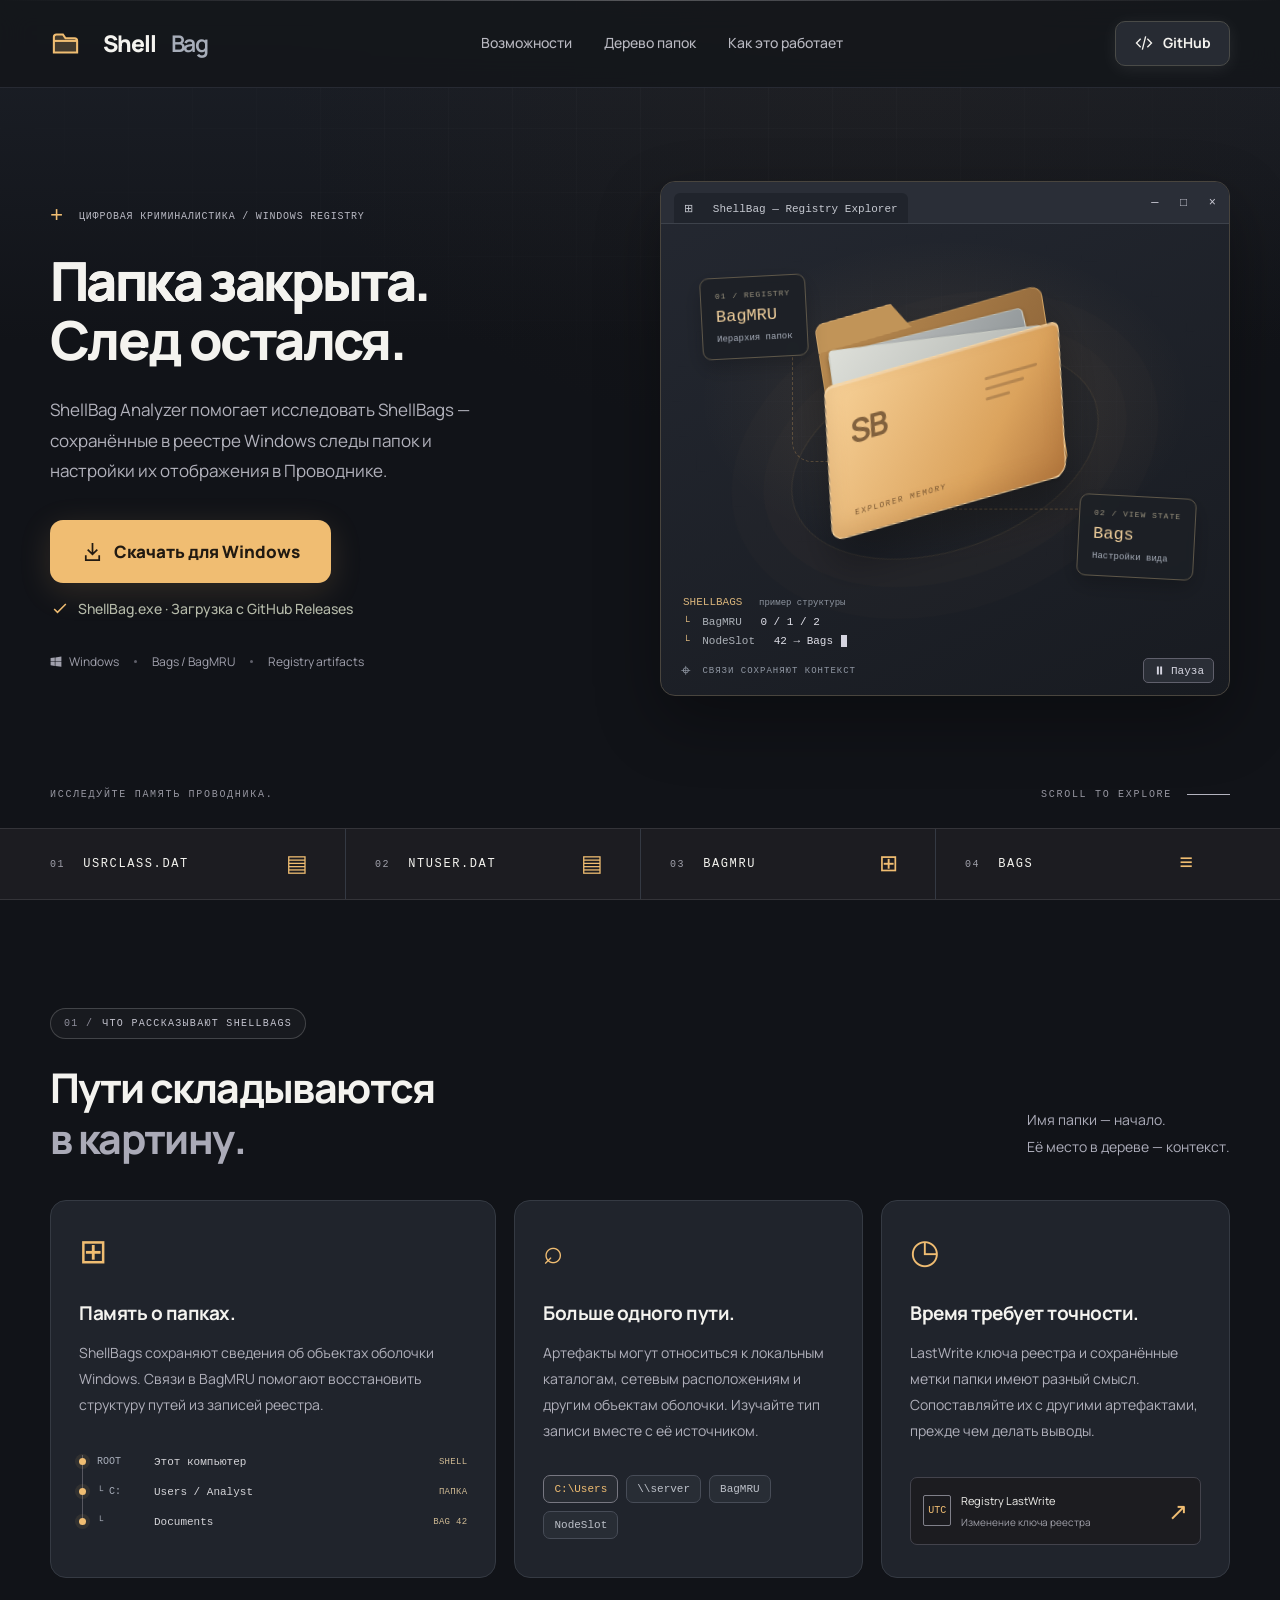
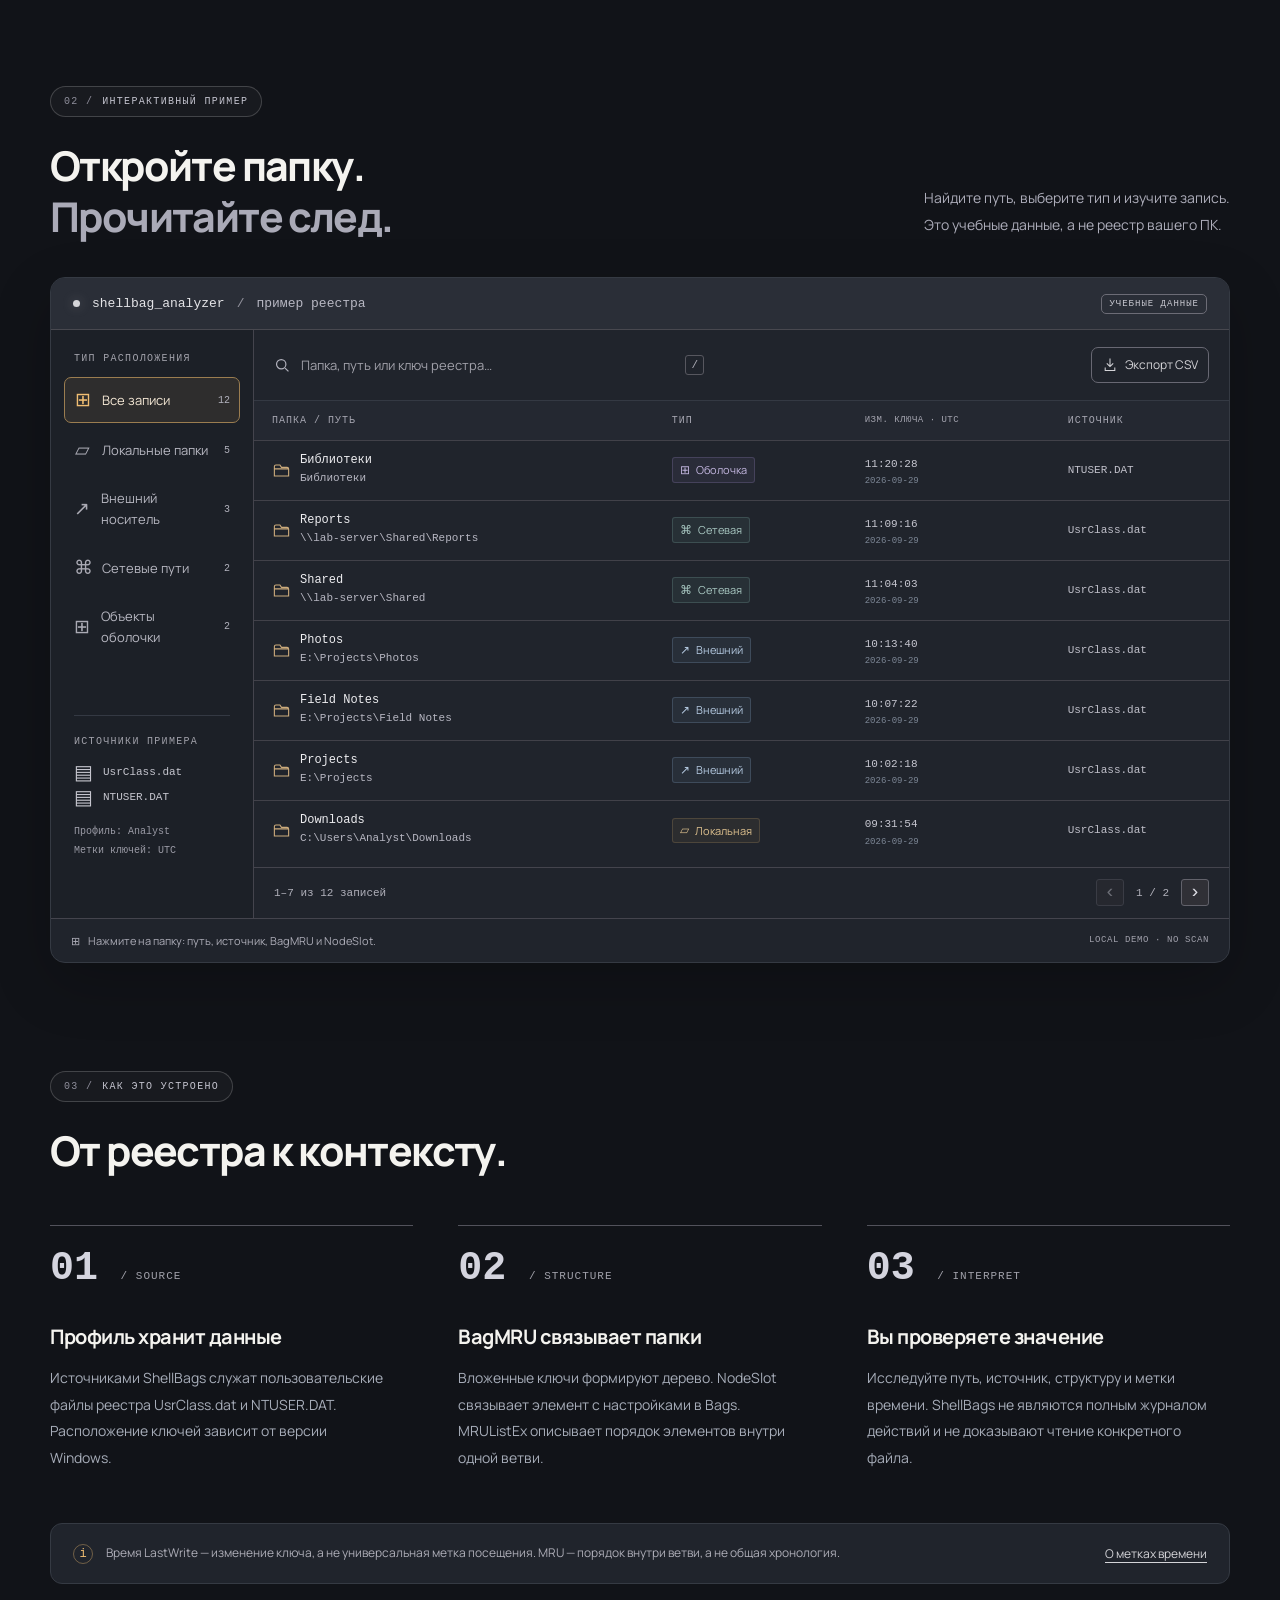
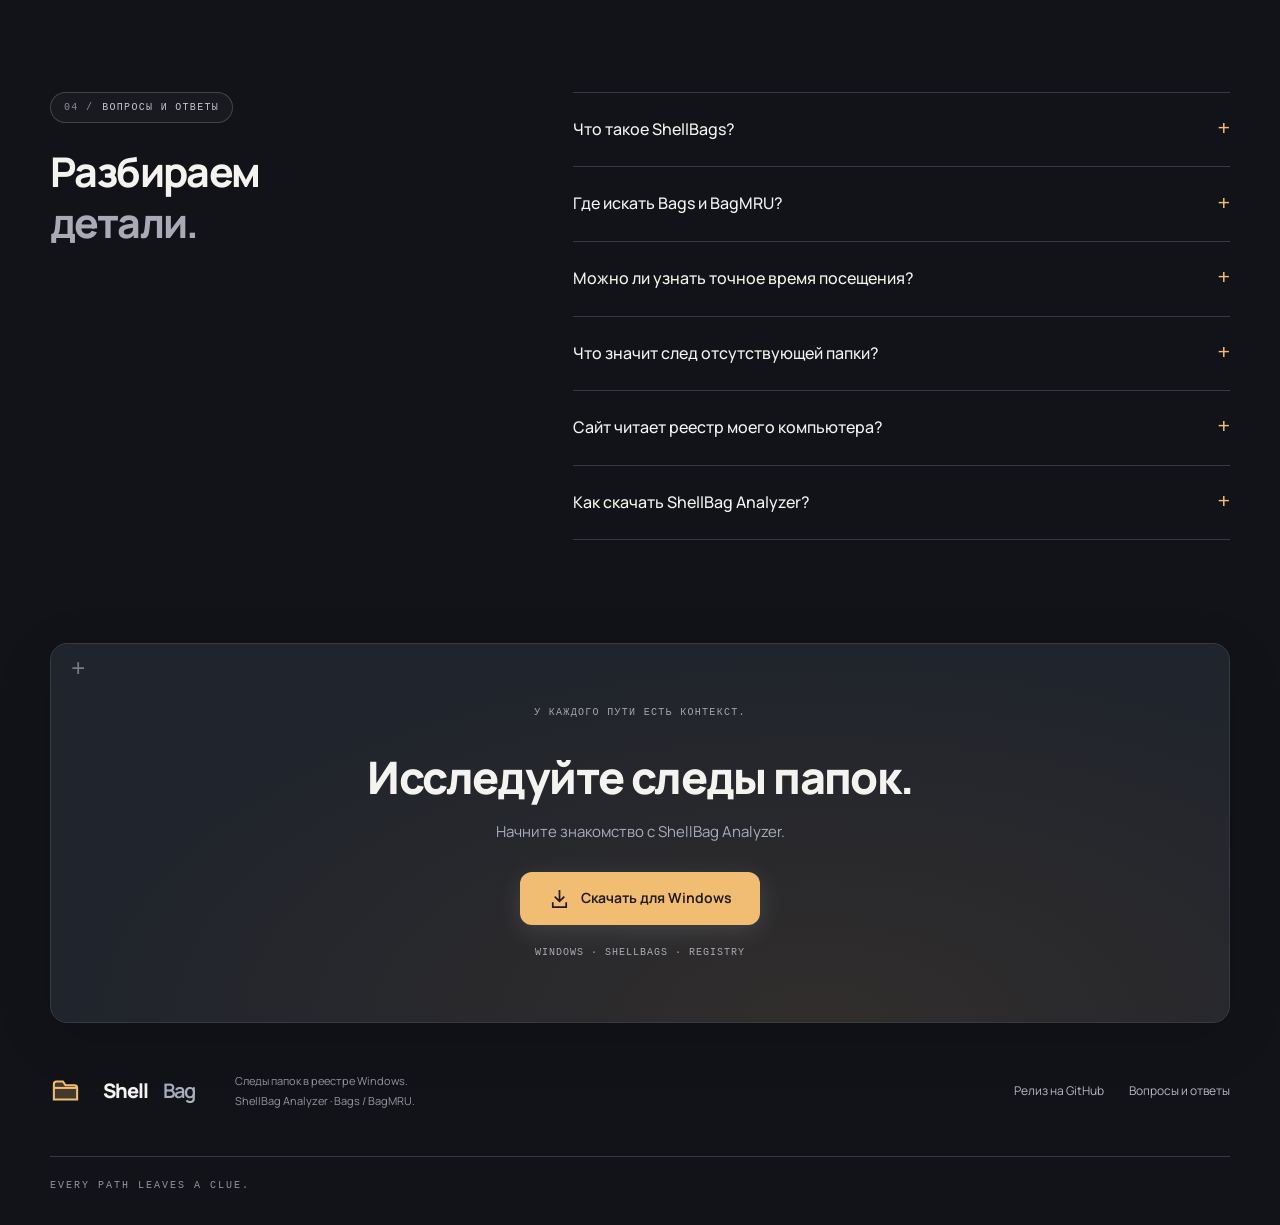
<file: index.html>
<!doctype html>
<html lang="ru">
<head>
  <meta charset="utf-8">
  <meta name="viewport" content="width=device-width, initial-scale=1">
  <meta name="theme-color" content="#14161b">
  <meta name="description" content="ShellBag Analyzer для Windows: изучите следы папок в ShellBags, ключи Bags и BagMRU, источники UsrClass.dat и NTUSER.DAT. Скачайте ShellBag.exe с GitHub.">
  <meta name="robots" content="index, follow">
  <meta name="author" content="ShellBag-analyzer">
  <link rel="canonical" href="https://shellbag-analyzer.github.io/">
  <meta property="og:type" content="website">
  <meta property="og:site_name" content="ShellBag Analyzer">
  <meta property="og:title" content="ShellBag Analyzer — скачать анализатор ShellBags для Windows">
  <meta property="og:description" content="ShellBag Analyzer для Windows: изучите следы папок в ShellBags, ключи Bags и BagMRU, источники UsrClass.dat и NTUSER.DAT. Скачайте ShellBag.exe с GitHub.">
  <meta property="og:url" content="https://shellbag-analyzer.github.io/">
  <meta property="og:image" content="https://shellbag-analyzer.github.io/og.png">
  <meta property="og:image:width" content="1200">
  <meta property="og:image:height" content="630">
  <meta property="og:image:alt" content="ShellBag Analyzer — следы папок в реестре Windows">
  <meta property="og:locale" content="ru_RU">
  <meta name="twitter:card" content="summary_large_image">
  <meta name="twitter:title" content="ShellBag Analyzer — скачать анализатор ShellBags для Windows">
  <meta name="twitter:description" content="ShellBag Analyzer для Windows: изучите следы папок в ShellBags, ключи Bags и BagMRU, источники UsrClass.dat и NTUSER.DAT. Скачайте ShellBag.exe с GitHub.">
  <meta name="twitter:image" content="https://shellbag-analyzer.github.io/og.png">
  <title>ShellBag Analyzer — скачать анализатор ShellBags для Windows</title>
  <script type="application/ld+json">{
  "@context": "https://schema.org",
  "@type": "SoftwareApplication",
  "name": "ShellBag Analyzer",
  "alternateName": "ShellBag",
  "operatingSystem": "Windows",
  "applicationCategory": "UtilitiesApplication",
  "description": "Приложение для анализа артефактов ShellBags в реестре Windows.",
  "url": "https://shellbag-analyzer.github.io/",
  "downloadUrl": "https://github.com/ShellBag-analyzer/ShellBag-analyzer.github.io/releases/download/ShellBag/ShellBag.exe",
  "installUrl": "https://github.com/ShellBag-analyzer/ShellBag-analyzer.github.io/releases/tag/ShellBag",
  "image": "https://shellbag-analyzer.github.io/og.png"
}</script>
  <link rel="icon" type="image/svg+xml" href="./favicon.svg">
  <link rel="apple-touch-icon" sizes="180x180" href="./apple-touch-icon.png">
  <link rel="manifest" href="./manifest.webmanifest">
  <link rel="stylesheet" href="./style.css">
  <link rel="stylesheet" href="./shellbag.css">
  <script src="./script.js" defer></script>
</head>
<body>
  <a class="skip" href="#main">Перейти к содержанию</a>
  <header class="header">
    <a class="brand" href="#" aria-label="ShellBag Analyzer — главная"><span class="brand-mark shell-brand" aria-hidden="true"><svg viewBox="0 0 24 24" fill="none" aria-hidden="true"><path d="M3 7a2 2 0 0 1 2-2h5l2 3h7a2 2 0 0 1 2 2v9H3z" fill="currentColor" opacity=".22"/><path d="M3 19V7a2 2 0 0 1 2-2h5l2 3h7a2 2 0 0 1 2 2v9z" stroke="currentColor" stroke-width="1.6"/><path d="M3 10h18" stroke="currentColor" stroke-width="1.6"/></svg></span>Shell<span class="brand-light">Bag</span></a>
    <nav aria-label="Главная навигация" id="main-nav"><a href="#capabilities">Возможности</a><a href="#explorer">Дерево папок</a><a href="#how-it-works">Как это работает</a></nav>
    <a class="header-link" href="https://github.com/ShellBag-analyzer/ShellBag-analyzer.github.io/releases/tag/ShellBag" target="_blank" rel="noopener noreferrer"><svg viewBox="0 0 24 24" fill="none" stroke="currentColor" stroke-width="1.6" aria-hidden="true"><path d="m8 7-5 5 5 5m8-10 5 5-5 5M14 4l-4 16"/></svg>GitHub</a>
    <button class="menu-toggle" type="button" aria-controls="main-nav" aria-expanded="false" aria-label="Открыть меню"><span></span><span></span></button>
  </header>
  <main id="main">
    <section class="hero wrap" aria-labelledby="hero-title">
      <div class="hero-copy">
        <p class="eyebrow"><span class="tiny-cross">+</span> ЦИФРОВАЯ КРИМИНАЛИСТИКА / WINDOWS REGISTRY</p>
        <h1 id="hero-title"><span>Папка закрыта.</span><br>След остался.</h1>
        <p class="hero-description">ShellBag Analyzer помогает исследовать ShellBags — сохранённые в реестре Windows следы папок и настройки их отображения в Проводнике.</p>
        <div class="hero-actions download-actions"><a class="button primary windows-download" aria-describedby="download-note" href="https://github.com/ShellBag-analyzer/ShellBag-analyzer.github.io/releases/download/ShellBag/ShellBag.exe" download="ShellBag.exe"><svg viewBox="0 0 24 24" fill="none" stroke="currentColor" stroke-width="1.8" aria-hidden="true"><path d="M12 3v12m-5-5 5 5 5-5M5 16v5h14v-5"/></svg>Скачать для Windows</a><p class="download-note" id="download-note"><svg viewBox="0 0 24 24" fill="none" stroke="currentColor" stroke-width="1.8" aria-hidden="true"><path d="m5 12 4 4L19 6"/></svg><span>ShellBag.exe · Загрузка с GitHub Releases</span></p></div>
        <div class="hero-meta"><span><svg viewBox="0 0 20 20" aria-hidden="true" fill="currentColor"><path d="M1 3.5 8 2.6v6.5H1zm8-1L19 1v8.1H9zM1 10h7v6.5l-7-.9zm8 0h10v8l-10-1.4z"/></svg>Windows</span><i></i><span>Bags / BagMRU</span><i></i><span>Registry artifacts</span></div>
      </div>
      <div class="hero-visual shell-stage" id="folder-stage" role="group" aria-label="Визуализация ShellBags: папки и связи с ветвями реестра">
        <div class="stage-grid" aria-hidden="true"></div><div class="stage-glow" aria-hidden="true"></div>
        <div class="stage-top"><span class="terminal-tab">⊞ &nbsp; ShellBag — Registry Explorer</span><span class="terminal-window-controls" aria-hidden="true">— &nbsp; □ &nbsp; ×</span></div>
        <div class="folder-visual" aria-hidden="true">
          <div class="registry-link link-one"></div><div class="registry-link link-two"></div>
          <div class="floating-key key-a"><span>01 / REGISTRY</span><strong>BagMRU</strong><small>Иерархия папок</small></div>
          <div class="folder-object"><div class="folder-back"></div><div class="folder-sheet sheet-one"></div><div class="folder-sheet sheet-two"></div><div class="folder-front"><span class="folder-stamp">SB</span><span class="folder-caption">EXPLORER MEMORY</span><div class="folder-lines"><i></i><i></i><i></i></div></div></div>
          <div class="floating-key key-b"><span>02 / VIEW STATE</span><strong>Bags</strong><small>Настройки вида</small></div>
          <div class="visual-orbit"></div>
        </div>
        <div class="terminal-log" aria-hidden="true"><p><span>SHELLBAGS</span> <b>пример структуры</b></p><p><i>└</i> BagMRU <em>0 / 1 / 2</em></p><p><i>└</i> NodeSlot <em>42 → Bags</em><span class="terminal-caret"></span></p></div>
        <div class="stage-bottom"><span><span class="crosshair">⌖</span> СВЯЗИ СОХРАНЯЮТ КОНТЕКСТ</span><button id="motion-toggle" type="button" aria-pressed="false" aria-label="Приостановить анимации"><svg viewBox="0 0 20 20" aria-hidden="true" fill="currentColor"><path d="M6 4h3v12H6zm5 0h3v12h-3z"/></svg><span>Пауза</span></button></div>
      </div>
      <div class="hero-caption"><span>ИССЛЕДУЙТЕ ПАМЯТЬ ПРОВОДНИКА.</span><span class="mono">SCROLL TO EXPLORE <span class="scroll-line"></span></span></div>
    </section>
    <div class="event-ribbon" aria-label="Источники и структура ShellBags"><div class="wrap ribbon-inner"><span><b>01</b> USRCLASS.DAT <i>▤</i></span><span><b>02</b> NTUSER.DAT <i>▤</i></span><span><b>03</b> BAGMRU <i>⊞</i></span><span><b>04</b> BAGS <i>≡</i></span></div></div>
    <section id="capabilities" class="section wrap">
      <div class="section-heading"><p class="eyebrow"><span class="section-no">01 /</span> ЧТО РАССКАЗЫВАЮТ SHELLBAGS</p><div class="heading-row"><h2>Пути складываются<br><span class="muted">в картину.</span></h2><p>Имя папки — начало.<br>Её место в дереве — контекст.</p></div></div>
      <div class="feature-grid">
        <article class="feature-card feature-main"><div class="feature-icon" aria-hidden="true">⊞</div><h3>Память о папках.</h3><p>ShellBags сохраняют сведения об объектах оболочки Windows. Связи в BagMRU помогают восстановить структуру путей из записей реестра.</p><div class="mini-timeline folder-mini" aria-hidden="true"><div><span class="timeline-dot"></span><time>ROOT</time><code>Этот компьютер</code><b>SHELL</b></div><div><span class="timeline-dot"></span><time>└ C:</time><code>Users / Analyst</code><b>ПАПКА</b></div><div><span class="timeline-dot muted-dot"></span><time>  └</time><code>Documents</code><b>BAG 42</b></div></div></article>
        <article class="feature-card"><div class="feature-icon" aria-hidden="true">⌕</div><h3>Больше одного пути.</h3><p>Артефакты могут относиться к локальным каталогам, сетевым расположениям и другим объектам оболочки. Изучайте тип записи вместе с её источником.</p><div class="feature-tags" aria-hidden="true"><span>C:\Users</span><span>\\server</span><span>BagMRU</span><span>NodeSlot</span></div></article>
        <article class="feature-card"><div class="feature-icon" aria-hidden="true">◷</div><h3>Время требует точности.</h3><p>LastWrite ключа реестра и сохранённые метки папки имеют разный смысл. Сопоставляйте их с другими артефактами, прежде чем делать выводы.</p><div class="export-preview" aria-hidden="true"><span>UTC</span><div>Registry LastWrite<small>Изменение ключа реестра</small></div><b>↗</b></div></article>
      </div>
    </section>
    <section id="explorer" class="section wrap explorer-section"><div class="section-heading"><p class="eyebrow"><span class="section-no">02 /</span> ИНТЕРАКТИВНЫЙ ПРИМЕР</p><div class="heading-row"><h2>Откройте папку.<br><span class="muted">Прочитайте след.</span></h2><p>Найдите путь, выберите тип и изучите запись.<br>Это учебные данные, а не реестр вашего ПК.</p></div></div><div id="explorer-app" class="explorer-shell"><p class="explorer-noscript">Для интерактивного примера включите JavaScript. ShellBag.exe можно скачать кнопкой выше.</p></div></section>
    <section id="how-it-works" class="section wrap"><div class="section-heading"><p class="eyebrow"><span class="section-no">03 /</span> КАК ЭТО УСТРОЕНО</p><h2>От реестра к контексту.</h2></div><div class="steps">
      <article><span class="step-number">01<span> / SOURCE</span></span><h3>Профиль хранит данные</h3><p>Источниками ShellBags служат пользовательские файлы реестра UsrClass.dat и NTUSER.DAT. Расположение ключей зависит от версии Windows.</p></article>
      <article><span class="step-number">02<span> / STRUCTURE</span></span><h3>BagMRU связывает папки</h3><p>Вложенные ключи формируют дерево. NodeSlot связывает элемент с настройками в Bags. MRUListEx описывает порядок элементов внутри одной ветви.</p></article>
      <article><span class="step-number">03<span> / INTERPRET</span></span><h3>Вы проверяете значение</h3><p>Исследуйте путь, источник, структуру и метки времени. ShellBags не являются полным журналом действий и не доказывают чтение конкретного файла.</p></article>
    </div><div class="technical-note"><span aria-hidden="true">i</span><p>Время LastWrite — изменение ключа, а не универсальная метка посещения. MRU — порядок внутри ветви, а не общая хронология.</p><a href="https://github.com/EricZimmerman/Issues/issues/22" target="_blank" rel="noopener noreferrer">О метках времени</a></div></section>
    <section class="section wrap faq-section" id="faq"><div><p class="eyebrow"><span class="section-no">04 /</span> ВОПРОСЫ И ОТВЕТЫ</p><h2>Разбираем<br><span class="muted">детали.</span></h2></div><div class="faq-list">
      <details><summary>Что такое ShellBags?<span aria-hidden="true">+</span></summary><p>Это данные реестра, с помощью которых Проводник сохраняет настройки отображения папок. В криминалистическом анализе они помогают исследовать следы взаимодействия с папками и объектами оболочки Windows.</p></details>
      <details><summary>Где искать Bags и BagMRU?<span aria-hidden="true">+</span></summary><p>В современных версиях Windows один из основных источников — UsrClass.dat: <code>Local Settings\Software\Microsoft\Windows\Shell</code>. В NTUSER.DAT проверяют <code>Software\Microsoft\Windows\Shell</code>. Внутри находятся ветви Bags и BagMRU; набор данных зависит от версии системы и профиля.</p></details>
      <details><summary>Можно ли узнать точное время посещения?<span aria-hidden="true">+</span></summary><p>Не по любой записи. LastWrite относится к ключу реестра; метки создания, изменения и доступа в Shell Item относятся к объекту папки. Интерпретация взаимодействия зависит от структуры и MRU. Время в демонстрации подписано как «Изм. ключа · UTC».</p></details>
      <details><summary>Что значит след отсутствующей папки?<span aria-hidden="true">+</span></summary><p>Запись может сохраняться, когда путь уже недоступен — например, отключён накопитель. Само наличие записи не устанавливает факт или время удаления папки и не восстанавливает её содержимое.</p></details>
      <details><summary>Сайт читает реестр моего компьютера?<span aria-hidden="true">+</span></summary><p>Нет. Фильтры, подробности и экспорт CSV на этой странице работают только со встроенным учебным примером. Для исследования реальных артефактов используйте приложение для Windows. Демонстрация объясняет структуру ShellBags и не является снимком интерфейса приложения.</p></details>
      <details><summary>Как скачать ShellBag Analyzer?<span aria-hidden="true">+</span></summary><p>Скачайте <a class="windows-download" href="https://github.com/ShellBag-analyzer/ShellBag-analyzer.github.io/releases/download/ShellBag/ShellBag.exe" download="ShellBag.exe">ShellBag.exe</a>. Описание опубликованной сборки находится на <a href="https://github.com/ShellBag-analyzer/ShellBag-analyzer.github.io/releases/tag/ShellBag" target="_blank" rel="noopener noreferrer">странице релиза ShellBag</a> в GitHub.</p></details>
    </div></section>
    <section class="cta wrap"><div class="cta-cross" aria-hidden="true">+</div><p class="eyebrow">У КАЖДОГО ПУТИ ЕСТЬ КОНТЕКСТ.</p><h2>Исследуйте следы папок.</h2><p>Начните знакомство с ShellBag Analyzer.</p><a class="button primary windows-download" href="https://github.com/ShellBag-analyzer/ShellBag-analyzer.github.io/releases/download/ShellBag/ShellBag.exe" download="ShellBag.exe"><svg viewBox="0 0 24 24" fill="none" stroke="currentColor" stroke-width="1.8" aria-hidden="true"><path d="M12 3v12m-5-5 5 5 5-5M5 16v5h14v-5"/></svg>Скачать для Windows</a><span class="cta-meta mono">WINDOWS · SHELLBAGS · REGISTRY</span></section>
  </main>
  <footer class="footer wrap"><a class="brand" href="#"><span class="brand-mark shell-brand" aria-hidden="true"><svg viewBox="0 0 24 24" fill="none" aria-hidden="true"><path d="M3 7a2 2 0 0 1 2-2h5l2 3h7a2 2 0 0 1 2 2v9H3z" fill="currentColor" opacity=".22"/><path d="M3 19V7a2 2 0 0 1 2-2h5l2 3h7a2 2 0 0 1 2 2v9z" stroke="currentColor" stroke-width="1.6"/><path d="M3 10h18" stroke="currentColor" stroke-width="1.6"/></svg></span>Shell<span class="brand-light">Bag</span></a><p>Следы папок в реестре Windows.<br>ShellBag Analyzer · Bags / BagMRU.</p><div><a href="https://github.com/ShellBag-analyzer/ShellBag-analyzer.github.io/releases/tag/ShellBag" target="_blank" rel="noopener noreferrer">Релиз на GitHub</a><a href="#faq">Вопросы и ответы</a></div><span class="footer-caption mono">EVERY PATH LEAVES A CLUE.</span></footer>
  <dialog id="event-dialog" aria-labelledby="dialog-title"><button class="dialog-close" type="button" aria-label="Закрыть подробности">×</button><div id="dialog-content"></div></dialog>
  <div id="toast" role="status" aria-live="polite"></div>
</body>
</html>
</file>
<file: style.css>
@font-face{font-family:Manrope;src:url("./manrope-1.woff2") format('woff2');font-style:normal;font-weight:400 800;font-display:swap;unicode-range:U+0400-045F,U+0490-0491,U+04B0-04B1,U+2116}@font-face{font-family:Manrope;src:url("./manrope-2.woff2") format('woff2');font-style:normal;font-weight:400 800;font-display:swap;unicode-range:U+0000-00FF,U+0131,U+0152-0153,U+02BB-02BC,U+02C6,U+02DA,U+02DC,U+0304,U+0308,U+0329,U+2000-206F,U+20AC,U+2122,U+2191,U+2193,U+2212,U+2215,U+FEFF,U+FFFD}
:root{color-scheme:dark;--bg:#18181b;--surface:#232326;--panel:#27272a;--text:#f4f4f5;--jt-muted:#a1a1aa;--lime:#e4e4e7;--line:#3f3f46;--mono:'Cascadia Code','SFMono-Regular',Consolas,monospace;--font:Manrope,'Segoe UI',sans-serif}*{box-sizing:border-box}html{scroll-behavior:smooth;scroll-padding-top:95px}body{margin:0;background:var(--bg);color:var(--text);font-family:var(--font);font-size:16px;line-height:1.6;-webkit-font-smoothing:antialiased}a{color:inherit;text-decoration:none}button,input{font:inherit}button,a,input,summary{-webkit-tap-highlight-color:transparent}button{cursor:pointer}button:disabled{cursor:default;opacity:.4}button:focus-visible,a:focus-visible,input:focus-visible,summary:focus-visible{outline:2px solid var(--lime);outline-offset:5px}button svg,a svg{width:20px;height:20px;flex-shrink:0}svg{display:block}::selection{background:var(--lime);color:var(--bg)}.wrap{width:min(1320px,calc(100% - 100px));margin-inline:auto}.mono,.eyebrow{font-family:var(--mono)}.muted{color:var(--jt-muted)}.skip{position:fixed;z-index:100;top:-80px;left:20px;padding:12px;background:var(--lime);color:var(--bg)}.skip:focus{top:12px}.header{height:92px;padding:0 50px;display:flex;align-items:center;gap:35px;border-bottom:1px solid var(--line);position:relative;z-index:10;background:var(--bg)}.brand{display:flex;align-items:center;gap:0;font-size:23px;font-weight:750;letter-spacing:-1.1px;white-space:nowrap}.brand-light{font-weight:450;margin-left:5px}.brand-period{font-size:11px;align-self:flex-start;margin:5px 0 0 6px;letter-spacing:0;color:var(--jt-muted)}.brand-mark{width:32px;height:32px;position:relative;display:block;margin-right:12px}.brand-mark i{position:absolute;left:3px;height:3px;background:var(--lime);transform:skewY(-16deg)}.brand-mark i:nth-child(1){top:7px;width:25px}.brand-mark i:nth-child(2){top:15px;width:18px}.brand-mark i:nth-child(3){top:23px;width:10px}.brand-mark b{position:absolute;right:2px;bottom:3px;width:6px;height:6px;background:var(--lime)}.header nav{display:flex;align-items:center;justify-content:center;gap:32px;margin:auto;font-size:14px;color:#b8b8c0}.header nav a,.footer a,.text-link{transition:color .2s}.header nav a:hover,.footer a:hover,.text-link:hover{color:var(--lime)}.header-link{display:flex;align-items:center;gap:9px;border:1px solid #484850;padding:9px 18px;border-radius:5px;font-size:14px}.header-link:hover{background:#333338}.menu-toggle{display:none}.hero{min-height:735px;position:relative;display:grid;grid-template-columns:1.05fr 1fr;align-items:center;gap:0;padding-top:42px;padding-bottom:88px}.hero-copy{position:relative;z-index:2;padding-bottom:22px}.eyebrow{font-size:12px;line-height:1.5;letter-spacing:1.3px;font-weight:400;display:flex;align-items:center;gap:15px;color:#b8b8c2;margin:0 0 29px}.tiny-cross{font-size:22px;line-height:1;color:var(--lime)}h1,h2,h3,p{margin-top:0}h1{font-size:clamp(44px,4.65vw,70px);line-height:1.17;font-weight:580;letter-spacing:-3.5px;margin-bottom:27px;white-space:nowrap}h1 span{color:var(--lime)}.hero-description{color:#a1a1aa;max-width:440px;font-size:17px;line-height:1.9;margin-bottom:33px}.hero-actions{display:flex;align-items:center;gap:27px;flex-wrap:wrap}.button{display:inline-flex;align-items:center;justify-content:center;gap:10px;min-height:51px;padding:13px 22px;font-size:14px;font-weight:650;border:1px solid transparent;border-radius:5px;transition:background .2s,transform .2s,box-shadow .2s}.primary{background:var(--lime);color:#18181b}.primary:hover{background:#ffffff;transform:translateY(-2px);box-shadow:0 5px 24px #d4d4d818}.text-link{display:inline-flex;align-items:center;gap:9px;font-size:13px}.text-link svg{width:17px}.hero-meta{display:flex;gap:15px;align-items:center;margin-top:32px;color:#92929d;font-size:12px}.hero-meta>span{display:flex;gap:7px;align-items:center}.hero-meta svg{height:12px;width:12px}.hero-meta>i{height:3px;width:3px;background:#60606a;border-radius:50%}.hero-visual{position:relative;min-width:0;height:580px;isolation:isolate;touch-action:pan-y}.stage-grid{position:absolute;inset:30px -10px;background-image:linear-gradient(#a1a1aa10 1px,transparent 1px),linear-gradient(90deg,#a1a1aa10 1px,transparent 1px);background-size:44px 44px;mask-image:radial-gradient(ellipse,#000 5%,transparent 72%);z-index:-2}.stage-glow{position:absolute;inset:12%;background:radial-gradient(ellipse,#d4d4d812,transparent 68%);z-index:-1}#drive-canvas{width:100%;height:100%;position:absolute;inset:0;display:block;opacity:0;transition:opacity .8s}#drive-canvas.loaded{opacity:1}.stage-top,.stage-bottom{position:absolute;left:22px;right:0;display:flex;justify-content:space-between;align-items:center;font:11px var(--mono);letter-spacing:1px;color:#a1a1aa;z-index:3}.stage-top{top:22px}.stage-top span:last-child{padding:5px 8px;border:1px solid #54545e;border-radius:3px;font-size:10px}.stage-bottom{bottom:32px;font-size:10px}.crosshair{font-size:17px;vertical-align:middle;padding-right:4px}#motion-toggle{display:flex;align-items:center;gap:5px;color:#bdbdc6;border:1px solid #484851;border-radius:3px;background:#242428b3;padding:5px 9px;font:11px var(--mono)}#motion-toggle svg{width:13px;height:13px}.model-fallback{height:100%;display:flex;flex-direction:column;justify-content:center;align-items:center;color:var(--lime);gap:20px;font:12px var(--mono);letter-spacing:2px}.fallback-symbol{font-size:66px;letter-spacing:-4px;opacity:.6}.fallback-line{height:2px;width:65%;background:linear-gradient(90deg,transparent,var(--lime),transparent)}.model-fallback[hidden]{display:none}.drive-annotation{position:absolute;right:0;top:56%;display:grid;gap:5px;padding:12px 15px;border:1px solid #9999aa55;background:#27272adc;border-radius:3px;z-index:2;font:10px var(--mono);color:#b0b0ba;pointer-events:none}.drive-annotation strong{font-size:12px;color:var(--lime);font-weight:500}.drive-annotation small{font-size:10px}.annotation-line{position:absolute;right:100%;width:45px;height:1px;background:#b5b5c177;top:25px}.annotation-line:before{content:'';position:absolute;left:-4px;top:-2px;width:5px;height:5px;border:1px solid var(--lime);border-radius:50%}.hero-caption{position:absolute;bottom:31px;width:100%;display:flex;justify-content:space-between;font:10px var(--mono);letter-spacing:1.7px;color:#9696a0}.hero-caption>span:last-child{display:flex;align-items:center;gap:15px}.scroll-line{width:43px;height:1px;background:#b3b3be}.event-ribbon{border-block:1px solid var(--line);background:#202023}.ribbon-inner{display:grid;grid-template-columns:repeat(4,1fr)}.ribbon-inner>span{display:flex;align-items:center;gap:18px;font:12px var(--mono);letter-spacing:1.6px;padding:24px 20px 24px 0}.ribbon-inner>span+span{border-left:1px solid var(--line);padding-left:29px}.ribbon-inner b{color:#a0a0ab;font-size:10px;font-weight:400}.ribbon-inner i{color:var(--lime);font:23px var(--mono);font-style:normal;margin-left:auto;margin-right:15px}.section{padding-top:108px}.section-heading{margin-bottom:36px}.section-no{color:#9696a0}.section .eyebrow{margin-bottom:20px}h2{font-size:clamp(32px,3.2vw,46px);font-weight:550;line-height:1.24;letter-spacing:-1.8px;margin-bottom:0}.heading-row{display:flex;align-items:flex-end;justify-content:space-between;gap:32px}.heading-row>p{color:var(--jt-muted);font-size:14px;line-height:1.9;margin:0 0 3px;max-width:370px}.feature-grid{display:grid;grid-template-columns:1.28fr 1fr 1fr;gap:18px}.feature-card{border:1px solid var(--line);border-radius:8px;background:linear-gradient(150deg,#2b2b30,#222226 80%);padding:30px 27px;position:relative;overflow:hidden;transition:border-color .25s,transform .25s}.feature-card:hover{border-color:#a1a1aa;transform:translateY(-4px)}.feature-icon{height:33px;width:33px;font-size:34px;line-height:1;color:var(--lime);margin-bottom:32px}.feature-icon svg{width:28px;height:28px}.feature-card h3{font-size:19px;font-weight:600;letter-spacing:-.5px;margin-bottom:12px}.feature-card p{font-size:14px;line-height:1.85;color:var(--jt-muted);margin-bottom:24px}.mini-timeline{font:10px var(--mono);position:relative;margin-top:29px}.mini-timeline:before{content:'';position:absolute;left:3px;top:8px;bottom:12px;width:1px;background:#575760}.mini-timeline>div{display:flex;align-items:center;gap:11px;padding:9px 0;position:relative;white-space:nowrap}.timeline-dot{width:7px;height:7px;background:var(--lime);border-radius:50%;box-shadow:0 0 0 4px #27272a;flex-shrink:0}.muted-dot{background:#a1a1aa}.mini-timeline time{color:#a5a5af}.mini-timeline code{font:11px var(--mono);color:#d4d4d8}.mini-timeline b{font-size:8px;letter-spacing:.3px;font-weight:400;color:#a1a1aa;margin-left:auto}.feature-tags{display:flex;gap:8px;flex-wrap:wrap;margin-top:31px}.feature-tags span{border:1px solid #48484f;border-radius:4px;color:#c0c0c9;padding:7px 10px;font:11px var(--mono)}.feature-tags span:first-child{color:var(--lime);background:#e4e4e70a;border-color:#777781}.export-preview{display:flex;align-items:center;gap:10px;background:#1c1c20;border:1px solid #43434c;border-radius:5px;padding:14px 12px;margin-top:33px;font-size:11px}.export-preview>span{color:var(--lime);font:10px var(--mono);border:1px solid #80808a;padding:9px 4px;border-radius:2px}.export-preview small{display:block;color:#a1a1aa;font-size:10px;margin-top:4px}.export-preview b{margin-left:auto;color:var(--lime);font-size:24px;font-weight:400}.explorer-shell{border:1px solid #50505b;border-radius:9px;min-height:480px;overflow:hidden;background:#202023}.steps{display:grid;grid-template-columns:repeat(3,1fr);gap:45px;margin-top:49px}.steps article{border-top:1px solid #52525b;padding-top:20px}.step-number{font:30px var(--mono);color:var(--lime)}.step-number span{font:11px var(--mono);letter-spacing:1px;color:#a1a1aa;margin-left:15px}.steps h3{font-weight:550;font-size:20px;letter-spacing:-.5px;margin:30px 0 12px}.steps p{font-size:14px;line-height:1.9;color:var(--jt-muted);max-width:340px}.technical-note{margin-top:38px;padding:19px 22px;border:1px solid var(--line);border-radius:5px;display:flex;align-items:center;gap:13px}.technical-note>span{font:12px var(--mono);color:#c0c0c9;width:20px;height:20px;border:1px solid #85858e;border-radius:50%;text-align:center;line-height:18px;flex-shrink:0}.technical-note p{font-size:12px;color:#adadb7;line-height:1.7;margin:0}.technical-note a{font-size:12px;color:#d4d4d8;white-space:nowrap;margin-left:auto;text-decoration:underline;text-underline-offset:4px}.faq-section{display:grid;grid-template-columns:1fr 1.5fr;gap:85px;padding-bottom:103px}.faq-list{border-top:1px solid var(--line)}details{border-bottom:1px solid var(--line);padding:22px 0}summary{list-style:none;cursor:pointer;display:flex;align-items:center;justify-content:space-between;gap:16px;font-size:16px;font-weight:500}summary::-webkit-details-marker{display:none}summary>span{color:var(--lime);font:21px var(--mono);transition:transform .2s}details[open] summary>span{transform:rotate(45deg)}details p{margin:17px 40px 4px 0;font-size:14px;line-height:1.9;color:var(--jt-muted)}details a{color:var(--lime);text-decoration:underline;text-underline-offset:3px}.cta{border:1px solid #606069;border-radius:9px;position:relative;overflow:hidden;background:radial-gradient(ellipse at 50% 160%,#d4d4d82b,transparent 72%),#252529;text-align:center;padding:61px 24px}.cta .eyebrow{justify-content:center;font-size:10px;color:#a5a5af}.cta h2{font-size:42px;margin-bottom:15px}.cta>p:not(.eyebrow){color:var(--jt-muted);font-size:15px;margin-bottom:28px}.cta .button{padding-inline:27px}.cta-meta{display:block;font-size:10px;letter-spacing:1px;color:#aaaab4;margin-top:20px}.cta-cross{position:absolute;left:20px;top:12px;font:24px var(--mono);color:#b8b8c2}.footer{display:flex;gap:40px;align-items:center;flex-wrap:wrap;padding-block:48px 32px}.footer>.brand{font-size:20px}.footer>p{font-size:11px;line-height:1.8;color:#9696a1;margin:0}.footer>div{margin-left:auto;display:flex;gap:25px;font-size:12px;color:#b8b8c2}.footer-caption{width:100%;font-size:10px;letter-spacing:2px;border-top:1px solid var(--line);padding-top:21px;margin-top:5px;color:#909099}#cursor-trace{position:fixed;inset:0;width:100%;height:100%;z-index:30;pointer-events:none}#toast{position:fixed;bottom:24px;left:50%;transform:translate(-50%,18px);max-width:calc(100% - 30px);padding:12px 20px;background:var(--lime);color:#18181b;border-radius:5px;opacity:0;pointer-events:none;z-index:100;font-size:14px;transition:opacity .2s,transform .2s}#toast.visible{opacity:1;transform:translate(-50%,0)}dialog{background:#27272a;color:var(--text);border:1px solid #777782;border-radius:10px;padding:35px;width:min(620px,calc(100% - 30px));max-height:85dvh}dialog::backdrop{background:#101012d9;backdrop-filter:blur(8px)}.dialog-close{position:absolute;right:14px;top:8px;color:#b9b9c3;border:0;background:none;font-size:30px}.reveal{opacity:0;transform:translateY(20px);transition:opacity .65s,transform .65s}.reveal.is-visible{opacity:1;transform:none}
@media(min-width:1550px){.hero{min-height:810px}.hero-visual{height:625px}h1{font-size:74px}}
@media(max-width:1100px){.wrap{width:calc(100% - 64px)}.header{padding-inline:32px;gap:25px}.header nav{gap:22px;font-size:12px}.hero{min-height:665px;grid-template-columns:1.08fr 1fr}h1{font-size:clamp(40px,4.65vw,58px);letter-spacing:-2.5px}.hero-visual{height:520px}.hero-actions{gap:20px}.hero-description{font-size:16px;max-width:370px}.drive-annotation{right:-10px}.feature-card{padding:25px 20px}.feature-grid{gap:12px;grid-template-columns:1.2fr 1fr 1fr}.feature-card h3{font-size:17px}.mini-timeline>div{gap:7px}.mini-timeline time{display:none}.heading-row>p{max-width:310px}.faq-section{gap:45px}.footer{gap:25px}.ribbon-inner>span{font-size:10px;gap:10px}.ribbon-inner>span+span{padding-left:20px}.ribbon-inner i{margin-right:0}}
@media(max-width:800px){.header{height:78px}.header nav{gap:18px}.header nav a:last-child{display:none}.hero{grid-template-columns:1fr;gap:0;padding-top:55px;padding-bottom:60px}.hero-copy{max-width:600px;padding:0}h1{font-size:clamp(42px,7.5vw,64px);letter-spacing:-2.5px}.hero-description{max-width:475px}.hero-visual{height:430px;max-width:620px;width:100%;margin:3px auto 10px}.stage-top{top:12px}.stage-bottom{bottom:5px}.hero-caption{bottom:21px}.drive-annotation{right:20px}.section{padding-top:76px}.heading-row{align-items:flex-start;gap:20px}.heading-row>p{font-size:13px;max-width:260px}.feature-grid{grid-template-columns:1fr 1fr}.feature-main{grid-column:1/-1}.feature-main .mini-timeline{max-width:410px}.mini-timeline time{display:block}.feature-icon{margin-bottom:22px}.mini-timeline b{font-size:10px}.feature-card p{font-size:15px}.feature-card h3{font-size:20px}.steps{gap:25px}.steps h3{font-size:18px;line-height:1.4}.steps p{font-size:14px}.technical-note{flex-wrap:wrap}.technical-note p{flex:1}.technical-note a{margin-left:33px}.faq-section{grid-template-columns:1fr;gap:35px;padding-bottom:70px}.faq-section h2 br{display:none}.faq-section h2 .muted{margin-left:7px}.footer>div{margin-left:0}.footer{justify-content:space-between}.footer>p{margin-left:auto}.footer>div{width:100%}.ribbon-inner{grid-template-columns:1fr 1fr}.ribbon-inner>span{font-size:12px;padding:16px 20px}.ribbon-inner>span+span{padding-left:20px}.ribbon-inner>span:nth-child(3){border-left:0;border-top:1px solid var(--line)}.ribbon-inner>span:nth-child(4){border-top:1px solid var(--line)}.ribbon-inner i{margin-right:10px}.cta h2{font-size:36px}}
@media(max-width:560px){.wrap{width:calc(100% - 40px)}.header{height:72px;padding-inline:20px;gap:18px}.brand{font-size:21px}.brand-period{display:none}.header-link{margin-left:auto;font-size:0;gap:0;padding:9px}.header-link svg{width:19px}.menu-toggle{display:flex;flex-direction:column;justify-content:center;gap:6px;background:none;border:0;width:26px;height:38px;padding:0}.menu-toggle span{display:block;height:1px;width:23px;background:var(--text)}.header nav{display:none;position:absolute;top:71px;left:0;right:0;background:#242429;border-bottom:1px solid var(--line);padding:20px;flex-direction:column;align-items:stretch;font-size:15px;gap:18px}.header nav.is-open{display:flex}.header nav a:last-child{display:block}.hero{padding-top:40px}.eyebrow{font-size:9px;letter-spacing:1px;gap:10px}h1{font-size:clamp(32px,8.6vw,46px);letter-spacing:-1.7px}.hero-description{font-size:15px;line-height:1.8;max-width:350px;margin-bottom:25px}.hero-actions{gap:18px;align-items:flex-start;flex-direction:column}.hero-actions .primary{min-height:49px}.text-link{font-size:14px}.hero-meta{font-size:11px;gap:12px;margin-top:25px}.hero-visual{height:355px;margin-top:22px}.stage-top{left:0;font-size:9px}.stage-bottom{left:0;font-size:8px;letter-spacing:.6px}.drive-annotation{right:0;top:55%;padding:9px;font-size:8px}.drive-annotation strong{font-size:10px}.drive-annotation small{font-size:9px}.annotation-line{width:20px}.hero-caption{font-size:8px;letter-spacing:1px}.hero-caption .mono{font-size:0;gap:0}.scroll-line{width:24px}.section{padding-top:63px}h2{font-size:31px;letter-spacing:-1.4px}.heading-row{flex-direction:column;gap:18px}.heading-row>p{font-size:14px;max-width:none}.desktop-break{display:none}.section-heading{margin-bottom:27px}.section .eyebrow{font-size:10px}.feature-grid{grid-template-columns:1fr;gap:13px}.feature-main{grid-column:auto}.feature-card{padding:25px}.feature-card p{font-size:14px}.feature-icon{margin-bottom:25px}.feature-tags,.export-preview{margin-top:25px}.mini-timeline>div{gap:8px}.mini-timeline b{font-size:8px}.ribbon-inner{width:100%}.ribbon-inner>span{padding:16px 20px;font-size:10px;gap:11px}.ribbon-inner i{margin-right:0}.steps{grid-template-columns:1fr;gap:25px;margin-top:32px}.steps h3{font-size:21px;margin-top:22px}.steps p{max-width:none;font-size:15px}.technical-note{padding:16px;align-items:flex-start;margin-top:23px}.technical-note p{font-size:12px}.faq-section{gap:30px;padding-bottom:62px}.faq-section h2{font-size:29px}.faq-section h2 br{display:block}.faq-section h2 .muted{margin-left:0}summary{font-size:14px}details p{margin-right:10px;font-size:14px}.cta{padding:48px 20px}.cta h2{font-size:30px;line-height:1.35}.cta .eyebrow{font-size:8px;letter-spacing:.7px}.cta>p:not(.eyebrow){font-size:14px}.footer{align-items:flex-start;gap:20px;padding-top:36px}.footer>p{margin-left:0;font-size:10px}.footer>div{gap:22px}.footer-caption{font-size:9px}dialog{padding:30px 22px}.dialog-close{right:12px}#cursor-trace{display:none}}
@media(prefers-reduced-motion:reduce){html{scroll-behavior:auto}*,*:before,*:after{animation:none!important;transition:none!important}.reveal{opacity:1;transform:none}#cursor-trace{display:none}}
html[data-motion='off']{scroll-behavior:auto}html[data-motion='off'] *{animation:none!important;transition:none!important}html[data-motion='off'] .reveal{opacity:1;transform:none}
.sr-only{position:absolute;width:1px;height:1px;padding:0;margin:-1px;overflow:hidden;clip:rect(0,0,0,0);white-space:nowrap;border:0}.explorer-titlebar{height:52px;display:flex;align-items:center;justify-content:space-between;padding:0 22px;background:#303035;border-bottom:1px solid #48484f;font:12px var(--mono);color:#b7b7c2}.explorer-titlebar>div{display:flex;align-items:center;gap:12px}.explorer-titlebar strong{font-weight:500;color:#e4e4e7}.window-dot{height:7px;width:7px;border-radius:50%;background:#d4d4d8;box-shadow:0 0 12px #d4d4d844}.titlebar-slash{color:#92929d}.demo-badge{font:9px var(--mono);letter-spacing:1px;border:1px solid #6c6c76;color:#c9c9d1;border-radius:3px;padding:4px 7px}.explorer-layout{display:grid;grid-template-columns:203px minmax(0,1fr)}.explorer-sidebar{border-right:1px solid #44444d;padding:23px 13px;background:#242428}.sidebar-label{font:9px var(--mono);letter-spacing:1.3px;color:#a1a1aa;display:block;margin:0 10px 13px}.filter-button{border:1px solid transparent;border-radius:4px;display:flex;align-items:center;gap:11px;width:100%;font-size:12px;background:none;color:#b7b7c1;padding:10px 9px;text-align:left;margin-bottom:4px;transition:background .2s,color .2s}.filter-button:hover{background:#34343b;color:var(--text)}.filter-button.active{border-color:#74747f;background:#e4e4e70c;color:var(--lime)}.filter-symbol{width:17px;font:19px var(--mono);text-align:center;color:#aaaab4}.filter-button.active .filter-symbol{color:var(--lime)}.filter-button b{font:10px var(--mono);margin-left:auto;color:#b2b2bd}.sidebar-bottom{margin:56px 10px 0;border-top:1px solid var(--line);padding-top:20px}.sidebar-bottom .sidebar-label{margin-left:0}.volume{font:11px var(--mono);color:#c5c5ce;display:flex;gap:10px;align-items:center}.volume>span{font-size:20px}.sidebar-bottom p{font:10px/1.9 var(--mono);color:#9a9aa5;margin-top:12px;margin-bottom:0}.explorer-main{min-width:0}.explorer-toolbar{display:flex;align-items:center;gap:20px;justify-content:space-between;padding:17px 20px;border-bottom:1px solid var(--line);background:#26262b}.searchbox{display:flex;align-items:center;gap:10px;position:relative;min-width:0;flex:1;max-width:430px}.searchbox svg{width:17px;height:17px;color:#b2b2bd;flex-shrink:0}.searchbox input{font-size:12px;color:#e4e4e7;background:none;outline:none;border:0;width:100%;padding:5px 0;min-width:0}.searchbox input::placeholder{color:#a1a1aa}.searchbox input:focus-visible{outline:1px solid #b1b1bb;outline-offset:4px;border-radius:2px}.searchbox kbd{border:1px solid #57575f;padding:0 5px;font:11px/18px var(--mono);color:#adadb7;border-radius:3px}.export-button{background:none;color:#d4d4d8;border:1px solid #686873;border-radius:4px;padding:7px 10px;font-size:11px;display:flex;align-items:center;gap:7px;white-space:nowrap}.export-button:not(:disabled):hover{background:#36363d}.export-button svg{width:16px;height:16px}.table-scroll{overflow-x:auto;min-height:416px;scrollbar-color:#797985 #232327;scrollbar-width:thin}.table-scroll table{width:100%;border-collapse:collapse;text-align:left;white-space:nowrap}.table-scroll th{font:9px var(--mono);letter-spacing:1px;color:#a5a5b0;font-weight:400;padding:14px 18px;background:#232327}.table-scroll td{padding:12px 18px;border-top:1px solid #414149;font-size:11px;color:#c0c0ca;height:52px}.table-scroll th:first-child,.table-scroll td:first-child{width:41%}.table-scroll tbody tr{transition:background .15s}.table-scroll tbody tr:hover{background:#e4e4e706}.file-name{background:none;border:0;display:flex;align-items:center;gap:9px;padding:0;color:#ededf0;text-align:left;font:11px var(--mono);cursor:pointer;width:100%}.file-name:hover>span{color:var(--lime)}.file-name svg{width:17px;height:17px;color:#babac5;flex-shrink:0}.file-name small{display:block;font-size:9px;color:#aaaaB5;max-width:250px;overflow:hidden;text-overflow:ellipsis;line-height:1.6;margin-top:3px}.table-scroll time,.usn-value{font:10px var(--mono)!important;color:#bbbbc6!important}.event-badge{font-size:10px;border:1px solid transparent;border-radius:3px;padding:3px 7px;display:inline-flex;gap:6px;align-items:center;line-height:1.6}.event-badge i{font:12px var(--mono);font-style:normal}.event-badge.create{color:#c0e18c;background:#a9d8650b;border-color:#4a6032}.event-badge.modify{color:#ceb976;background:#bba45a0d;border-color:#5e5230}.event-badge.rename{color:#8dbaba;background:#79b6b20b;border-color:#355651}.event-badge.delete{color:#cb9491;background:#c674700c;border-color:#68413d}.explorer-bottom{border-top:1px solid #44444d;display:flex;justify-content:space-between;align-items:center;min-height:51px;padding:9px 20px;font:10px var(--mono);color:#b0b0ba}.pagination{display:flex;align-items:center;gap:12px}.pagination button{width:28px;height:27px;border:1px solid #62626b;border-radius:3px;background:#303036;color:#dedee5;font-size:19px;line-height:1}.pagination button:not(:disabled):hover{border-color:var(--lime)}.explorer-footnote{border-top:1px solid #44444d;padding:13px 20px;display:flex;justify-content:space-between;align-items:center;gap:20px;font-size:10px;color:#adadb8}.explorer-footnote>span:first-child{display:flex;align-items:center;gap:8px}.explorer-footnote>span:last-child{font:9px var(--mono);letter-spacing:.6px;white-space:nowrap;color:#a2a2ad}#empty-state{text-align:center;padding:75px 25px;color:var(--text)}#empty-state[hidden]{display:none}#empty-state strong{font-weight:500;font-size:19px}#empty-state p{font-size:13px;color:var(--jt-muted);margin-top:10px}#reset-filters{border:1px solid #81818d;border-radius:4px;padding:8px 15px;background:#e4e4e711;color:var(--lime);font-size:13px}.dialog-description{font-size:14px;color:#bcbcc6;line-height:1.9;margin-top:20px}#dialog-title{font-size:28px;overflow-wrap:anywhere;letter-spacing:-.8px;margin-bottom:17px}.event-details{border-top:1px solid #51515b;margin:25px 0}.event-details>div{padding:11px 0;display:grid;grid-template-columns:125px minmax(0,1fr);gap:15px;border-bottom:1px solid #43434d}.event-details dt{font-size:12px;color:#b2b2bd}.event-details dd{margin:0;font:12px/1.6 var(--mono);overflow-wrap:anywhere;color:#e2e2e9}.sequence-heading{font-size:15px;font-weight:500;margin-bottom:15px}.detail-sequence{list-style:none;padding:0;margin:0}.detail-sequence li{display:flex;align-items:center;gap:20px;padding:12px;border-left:1px solid #858591;background:#222227}.detail-sequence li+li{margin-top:5px}.detail-sequence li.selected{background:#e4e4e70a;border-color:var(--lime)}.detail-sequence time{font:11px var(--mono);color:#babac4}.detail-sequence strong{font:12px var(--mono);overflow-wrap:anywhere}.detail-sequence span{font-size:10px;color:#acacb8;display:block;margin-top:3px}.detail-sequence i{font:20px var(--mono);color:var(--lime);margin-left:auto}.dialog-note{font-size:10px;color:#acacb5;margin:20px 0 0}
@media(max-width:1100px){.explorer-layout{grid-template-columns:185px minmax(0,1fr)}.table-scroll th,.table-scroll td{padding-inline:12px}.file-name small{max-width:220px}.explorer-toolbar{gap:12px}.searchbox kbd{display:none}}
@media(max-width:800px){.explorer-layout{grid-template-columns:1fr}.explorer-sidebar{border-right:0;border-bottom:1px solid var(--line);display:flex;gap:5px;padding:10px;overflow-x:auto;scrollbar-width:thin;scrollbar-color:#797985 #232327}.sidebar-label,.sidebar-bottom{display:none}.filter-button{width:auto;white-space:nowrap;margin:0;gap:8px;padding:7px 10px}.filter-button b{margin-left:3px}.filter-symbol{font-size:16px}.table-scroll table{min-width:620px}.table-scroll{min-height:416px}.explorer-footnote>span:last-child{display:none}.table-scroll th,.table-scroll td{padding-inline:17px}}
@media(max-width:560px){.explorer-titlebar{padding-inline:13px;height:48px;font-size:11px}.explorer-titlebar>div{gap:9px}.titlebar-sub,.titlebar-slash{display:none}.demo-badge{font-size:8px;letter-spacing:.5px}.explorer-toolbar{padding:14px 13px;gap:10px}.searchbox{gap:7px}.searchbox input{font-size:11px}.export-button{padding:7px}.export-button>span{display:none}.export-button svg{width:18px;height:18px}.filter-button{font-size:11px;gap:6px}.filter-button b{font-size:9px}.table-scroll th,.table-scroll td{padding-inline:13px}.explorer-footnote{padding:12px 13px;font-size:9px}.explorer-bottom{padding:9px 13px;font-size:9px}.pagination{gap:8px}.event-details>div{grid-template-columns:1fr;gap:5px}.detail-sequence li{gap:12px;padding:10px}.detail-sequence time{font-size:10px}.detail-sequence strong{font-size:11px}#dialog-title{font-size:24px}}
/* Readability and narrow-screen fixes verified during browser QA. */
.file-name{font-size:12px}.file-name small{font-size:11px;color:#b7b7c2}.event-badge{font-size:11px}.table-scroll time,.usn-value{font-size:11px!important;color:#c6c6d0!important}.table-scroll th{font-size:10px}.searchbox input{font-size:13px}.export-button{font-size:12px}.filter-button{font-size:13px}.sidebar-label{font-size:10px}.explorer-bottom{font-size:11px}.table-scroll td{height:60px}.table-scroll{min-height:466px}.explorer-footnote{font-size:11px}.explorer-titlebar{font-size:13px}
@media(max-width:800px){.ribbon-inner{grid-template-columns:repeat(2,minmax(0,1fr))}.table-scroll table{min-width:710px}.filter-button{font-size:12px}.explorer-sidebar{flex-wrap:wrap;gap:5px}.filter-button{padding:7px 9px}.searchbox input{font-size:12px}}
@media(max-width:560px){.explorer-titlebar{font-size:12px}.explorer-bottom{font-size:10px}.explorer-footnote{font-size:10px}.ribbon-inner>span{min-width:0;padding-inline:15px;gap:8px}.ribbon-inner>span+span{padding-left:15px}.ribbon-inner b{display:none}.mini-timeline>div{gap:7px}.mini-timeline time{font-size:9px}.mini-timeline code{font-size:10px}.filter-button{font-size:11px}.filter-button b{font-size:10px}}
@media(max-width:360px){.header{gap:12px}.ribbon-inner>span{font-size:9px}.mini-timeline b{font-size:7px}.mini-timeline time{font-size:8px}.feature-card{padding:22px}}
/* Journal Trace — visual direction adapted from the supplied TG WS Proxy reference. */
body{background:#18181b;padding-top:88px;position:relative;isolation:isolate}.ambient-field{position:fixed;inset:0;z-index:-1;pointer-events:none;overflow:hidden;background:radial-gradient(ellipse at 6% 5%,#d4d4e516,transparent 38%),radial-gradient(ellipse at 88% 68%,#9da5ca0c,transparent 42%)}.ambient-stars{position:absolute;top:0;left:0;width:1px;height:1px;border-radius:50%;animation:ambient-breathe 9s ease-in-out infinite alternate}@keyframes ambient-breathe{from{opacity:.45}to{opacity:1}}.side-rail{position:fixed;top:35%;display:flex;flex-direction:column;gap:18px;align-items:center;pointer-events:none;color:#bcbcc64d;font:12px var(--mono);z-index:1}.rail-left{left:20px}.rail-right{right:20px}.side-rail i{display:block;height:48px;width:1px;background:linear-gradient(#b3b3bf55,transparent)}.side-rail span{animation:rail-float 5s ease-in-out infinite alternate}@keyframes rail-float{to{transform:translateY(-7px)}}.header{position:fixed;top:0;left:0;right:0;height:88px;background:#18181bd9;backdrop-filter:blur(14px);border-bottom-color:#d4d4d81a}.header:before{content:'';position:absolute;top:0;left:0;width:100%;height:1px;background:linear-gradient(90deg,transparent,#e4e4e750,transparent)}.wrap{max-width:1200px}.brand{font-weight:800}.brand-light{font-weight:650}.brand-mark i,.brand-mark b{box-shadow:0 0 12px #e4e4e723}.header-link{border-radius:10px;background:#dedee5;color:#202023;border-color:#dedee5;font-weight:700;padding:10px 18px;box-shadow:0 3px 17px #ffffff13}.header-link:hover{color:#18181b;background:#fff}.header nav{font-weight:500}.hero{min-height:740px;padding-top:55px;padding-bottom:94px;grid-template-columns:1fr 1fr;gap:40px}.hero-copy{padding-bottom:0}.hero h1{font-size:clamp(42px,4.5vw,66px);line-height:1.12;font-weight:800;letter-spacing:-2.4px;white-space:normal;margin-bottom:26px}.hero h1>span{background:linear-gradient(110deg,#f6f6f8 15%,#b4b4c1 48%,#eeeeF4 85%);background-size:200% auto;background-clip:text;-webkit-background-clip:text;color:transparent;animation:silver-shimmer 7s linear infinite}@keyframes silver-shimmer{to{background-position:200% center}}.hero .eyebrow{letter-spacing:.8px;font-size:10px;margin-bottom:23px}.hero-description{font-size:17px;line-height:1.8;color:#b2b2bc}.hero-actions{gap:22px}.button{border-radius:12px;font-size:14px;min-height:53px}.primary{background:linear-gradient(135deg,#f2f2f5,#d4d4dc);color:#18181b;box-shadow:0 6px 25px #d4d4d827}.primary:hover{background:linear-gradient(135deg,#fff,#ededf3);box-shadow:0 10px 32px #e4e4e740}.hero-meta{color:#a1a1ad}.hero-visual{height:515px;border:1px solid #4a4a54;border-radius:15px;background:linear-gradient(150deg,#25252bdc,#1d1d22ed);box-shadow:0 25px 65px #0006,0 0 45px #c5c5de06;overflow:hidden;transform:perspective(1400px) rotateY(-5deg) rotateX(2deg)}.stage-top{left:0;right:0;top:0;height:42px;background:#303036;border-bottom:1px solid #484852;padding:0 13px;letter-spacing:0;font-size:11px;color:#c9c9d4}.stage-top .terminal-tab{padding:9px 10px 8px;border-radius:6px 6px 0 0;background:#24242a;align-self:end;max-width:82%;white-space:nowrap;overflow:hidden;text-overflow:ellipsis}.stage-top span:last-child{border:0;font-size:12px;letter-spacing:0;padding:0;white-space:nowrap}.stage-grid{inset:44px 0 120px;background-image:linear-gradient(#b0b0cf08 1px,transparent 1px),linear-gradient(90deg,#b0b0cf08 1px,transparent 1px);background-size:35px 35px}.stage-glow{inset:10% 5% 25%;background:radial-gradient(ellipse,#c8c8df0c,transparent 72%)}#drive-canvas{inset:42px 0 auto;height:calc(100% - 130px)}.model-fallback{height:calc(100% - 90px)}.drive-annotation{top:46%;right:14px;font-size:8px;padding:9px 10px;background:#26262edb;border-color:#9090a344;border-radius:6px}.drive-annotation strong{font-size:10px}.drive-annotation small{font-size:9px}.annotation-line{width:25px}.terminal-log{position:absolute;left:22px;right:20px;bottom:44px;font:11px/1.75 var(--mono);color:#b0b0be;pointer-events:none}.terminal-log p{margin:0}.terminal-log p>span:first-child{color:#bccde6}.terminal-log b{font-size:9px;font-weight:400;color:#aaaab7;padding-left:10px}.terminal-log i{color:#aec4c2;font-style:normal;padding-right:6px}.terminal-log em{font-style:normal;color:#dfdfe8;padding-left:12px}.terminal-caret{display:inline-block;width:6px;height:12px;background:#d4d4df;vertical-align:middle;margin-left:8px;animation:terminal-blink 1.5s step-end infinite}@keyframes terminal-blink{50%{opacity:0}}.stage-bottom{bottom:12px;left:20px;right:15px;font-size:9px;color:#a1a1b0}#motion-toggle{border-radius:5px;color:#d4d4df;background:#34343c;border-color:#60606c}.hero-caption{bottom:28px}.event-ribbon{background:#222226b3;border-color:#d4d4d821}.ribbon-inner>span{padding-block:21px}.section .eyebrow{display:inline-flex;padding:7px 13px;border:1px solid #d4d4d839;border-radius:25px;background:#d4d4d809;font-size:10px;color:#c4c4cf;gap:9px;margin-bottom:23px}.section-no{color:#8e8e9b}h2{font-weight:750;letter-spacing:-1.6px}h2 .muted{color:#aaaab7}.heading-row>p{color:#adadba}.feature-card{border-radius:16px;background:#27272ad9;border-color:#42424d;padding:32px 28px}.feature-card:hover{border-color:#b4b4c1;box-shadow:0 15px 40px #d4d4e515;transform:translateY(-6px)}.feature-card h3{font-weight:700}.feature-card p{color:#b0b0bb}.feature-tags span,.export-preview{border-radius:7px}.explorer-shell{border-radius:15px;box-shadow:0 20px 60px #0003;border-color:#565662}.explorer-titlebar{background:#303035}.demo-badge{border-radius:5px}.event-badge.create{color:#c1d6b0;background:#a2c5840d;border-color:#576d44}.event-badge.modify{color:#d8c993}.event-badge.rename{color:#aed1d6}.event-badge.delete{color:#dfb2b5}.filter-button.active{color:#f4f4f8;background:#d4d4e51a;border-color:#777784}.filter-button.active .filter-symbol{color:#f4f4f8}.explorer-sidebar{background:#242429}.explorer-toolbar{background:#232328}.filter-button{border-radius:7px}.export-button{border-radius:7px}.technical-note{background:#27272a77;border-radius:12px}.steps h3{font-weight:700}.step-number{font-size:40px;font-weight:700;color:#d4d4de}.step-number span{font-weight:400}details{padding-block:24px}.cta{border-radius:17px;background:radial-gradient(ellipse at 50% 130%,#d4d4e519,transparent 70%),#27272abf;border-color:#77778466;box-shadow:0 15px 55px #0002}.cta h2{font-weight:800}.cta-cross{opacity:.6}.footer-caption{color:#9494a1}.dialog-close{color:#d4d4df}dialog{background:#27272c;border-radius:16px}#toast{background:#e4e4ed;color:#22222a;border-radius:10px}
#cursor-scanner,#cursor-glow{position:fixed;top:0;left:0;pointer-events:none;opacity:0;z-index:40;transition:opacity .18s}#cursor-scanner.visible,#cursor-glow.visible{opacity:1}#cursor-scanner{width:0;height:0}#cursor-scanner i{position:absolute;width:7px;height:7px;border-color:#eeeef4a0;border-style:solid;transition:translate .18s,border-color .18s;filter:drop-shadow(0 0 3px #cdd5ff30)}#cursor-scanner i:nth-child(1){left:-15px;top:-15px;border-width:1px 0 0 1px}#cursor-scanner i:nth-child(2){left:8px;top:-15px;border-width:1px 1px 0 0}#cursor-scanner i:nth-child(3){left:8px;top:8px;border-width:0 1px 1px 0}#cursor-scanner i:nth-child(4){left:-15px;top:8px;border-width:0 0 1px 1px}#cursor-scanner.interactive i{border-color:#fff}#cursor-scanner.interactive i:nth-child(1){translate:-4px -4px}#cursor-scanner.interactive i:nth-child(2){translate:4px -4px}#cursor-scanner.interactive i:nth-child(3){translate:4px 4px}#cursor-scanner.interactive i:nth-child(4){translate:-4px 4px}#cursor-scanner.pressed i{translate:0 0;border-color:#aebad8}#cursor-glow{z-index:2;width:300px;height:300px;margin:-150px;background:radial-gradient(circle,#c1c9f00a,transparent 67%);border-radius:50%}.scan-pulse{position:fixed;width:24px;height:24px;margin:-12px;pointer-events:none;z-index:50;border:1px solid #e0e5f58c;border-radius:50%;animation:scan-pulse .55s ease-out forwards}@keyframes scan-pulse{to{transform:scale(3);opacity:0}}
@media(min-width:1550px){.hero{min-height:780px}.hero-visual{height:550px}.hero h1{font-size:70px}}
@media(max-width:1100px){.hero{gap:24px}.hero h1{font-size:clamp(40px,4.8vw,57px)}.hero-visual{height:485px;transform:none}.terminal-tab{font-size:10px}.hero-description{font-size:16px}.hero .eyebrow{font-size:9px}.hero-actions{gap:18px}.side-rail{display:none}}
@media(max-width:800px){body{padding-top:78px}.header{height:78px}.hero{grid-template-columns:1fr;padding-top:45px;gap:35px;padding-bottom:65px}.hero h1{font-size:60px;max-width:600px}.hero-description{max-width:540px}.hero-visual{height:520px;max-width:590px;margin:0 auto 12px}.hero-actions{flex-direction:row}.hero-copy{max-width:600px}.heading-row>p{font-size:14px}.feature-main{grid-column:1/-1}}
@media(max-width:560px){body{padding-top:72px}.header{height:72px}.header-link{padding:9px}.hero{padding-top:32px;gap:28px}.hero h1{font-size:clamp(38px,10.5vw,53px);letter-spacing:-1.5px;line-height:1.12}.hero .eyebrow{font-size:8px;letter-spacing:.5px}.hero-description{font-size:15px}.hero-actions{align-items:flex-start;flex-direction:column;gap:19px}.hero-visual{height:430px;border-radius:12px;margin-top:0}.terminal-log{left:15px;font-size:9px;bottom:43px}.terminal-log em{padding-left:6px}.stage-top{padding:0 8px}.stage-top .terminal-tab{font-size:9px;max-width:85%;padding-inline:7px}.stage-top span:last-child{font-size:10px}.terminal-window-controls{display:none}.stage-bottom{left:13px;right:12px;font-size:8px}.drive-annotation{right:10px;font-size:7px;padding:7px}.drive-annotation strong{font-size:8px}.drive-annotation small{font-size:8px}.annotation-line{width:16px}.feature-card{padding:27px 24px}.section .eyebrow{font-size:9px;padding:6px 11px}.hero-caption{font-size:8px}.cta h2{font-size:30px}.table-scroll{min-height:466px}.feature-main{grid-column:auto}.step-number{font-size:34px}#cursor-scanner,#cursor-glow{display:none}}
@media(pointer:coarse),(prefers-reduced-motion:reduce){#cursor-scanner,#cursor-glow,.scan-pulse{display:none}.ambient-stars,.side-rail span{animation:none}}
html[data-motion='off'] #cursor-scanner,html[data-motion='off'] #cursor-glow,html[data-motion='off'] .scan-pulse{display:none}
/* Primary download action and a verifiable, prominent green note. */
.hero .download-actions{flex-direction:column;align-items:flex-start;gap:14px}.hero .windows-download{min-height:62px;padding:17px 30px;font-size:17px;font-weight:800;border-radius:13px;box-shadow:0 8px 32px #e4e4e738}.windows-download svg{width:23px;height:23px}.download-note{display:flex;align-items:center;gap:8px;color:#86efa2;font-size:14px;font-weight:650;line-height:1.65;margin:0;max-width:470px}.download-note svg{width:20px;height:20px;flex:0 0 20px;align-self:flex-start;margin-top:2px}@media(max-width:560px){.hero .windows-download{width:100%;font-size:16px;padding:16px 20px;min-height:58px}.hero .download-actions{width:100%}.download-note{font-size:13px;max-width:340px;gap:7px}}

/*! tailwindcss v4.3.3 | MIT License | https://tailwindcss.com */

/* ============================================================
   Override: простой фон и упрощённый курсор
   Подключается ПОСЛЕ style.css и перекрывает тяжёлые эффекты:
   kinetic-сетку (#kinetic-root) и курсорные артефакты.
   ============================================================ */

/* Тяжёлые эффекты отключены */
#kinetic-root,
canvas[data-kinetic-grid],
#cursor-trace,
#cursor-scanner,
#cursor-glow,
.scan-pulse {
  display: none !important;
}

/* Простой, спокойный фон: вертикальный градиент + мягкое свечение сверху */
:root {
  --bg-0: #101013;
  --bg-1: #1b1b20;
  --bg-glow: #232329;
}

html {
  background: var(--bg-0);
}

body {
  min-height: 100vh;
  background:
    radial-gradient(1100px 560px at 50% -8%, var(--bg-glow) 0%, rgba(35, 35, 41, 0) 62%),
    linear-gradient(180deg, var(--bg-1) 0%, var(--bg-0) 100%);
  background-attachment: fixed;
}

/* Обычный системный курсор без рамок-прицелов и свечения */
html,
body,
a,
button,
summary,
input {
  cursor: auto;
}

a,
button,
summary {
  cursor: pointer;
}

/* Лёгкая сетка-подложка вместо анимированного канваса (не отвлекает) */
body::before {
  content: "";
  position: fixed;
  inset: 0;
  z-index: -1;
  pointer-events: none;
  background-image:
    linear-gradient(rgba(255, 255, 255, 0.025) 1px, transparent 1px),
    linear-gradient(90deg, rgba(255, 255, 255, 0.025) 1px, transparent 1px);
  background-size: 64px 64px;
  mask-image: radial-gradient(ellipse 90% 70% at 50% 0%, #000 0%, transparent 75%);
  -webkit-mask-image: radial-gradient(ellipse 90% 70% at 50% 0%, #000 0%, transparent 75%);
}

.explorer-noscript{padding:24px;color:#a1a1aa;line-height:1.6}
</file>
<file: shellbag.css>
/* ShellBag: amber folders, cool registry panels. */
:root{--bg:#14161b;--surface:#1b1e25;--panel:#20242c;--text:#f4f3ef;--jt-muted:#a7adb9;--lime:#f0bd72;--line:#343943;--bg-0:#111318;--bg-1:#1c2028;--bg-glow:#2b2c32}
body{background:radial-gradient(900px 600px at 70% 4%,#3c302329,transparent 70%),linear-gradient(180deg,#1c2028,#111318 38%);background-attachment:fixed}
.header{background:#15171bef;border-color:#34394399;backdrop-filter:blur(14px)}
.shell-brand{background:none!important;width:31px!important;height:31px!important;display:flex!important;color:var(--lime);transform:none!important}
.shell-brand svg{width:31px;height:31px}.brand{gap:10px}.brand-light{color:#a7adb9}
.hero h1{font-size:clamp(44px,4.2vw,68px);letter-spacing:-2.6px;line-height:1.1}.hero h1>span{color:#f4f3ef}.hero h1:after{background:var(--lime)}
.hero-description{max-width:445px}.hero .windows-download{box-shadow:0 8px 32px #f0bd7226;color:#1c1a17;background:var(--lime)}
.button.primary{background:var(--lime);color:#211a12}.button.primary:hover{background:#f7ce92}.download-note{color:#b5baa9;font-weight:500}.download-note svg{color:var(--lime)}
.header-link{background:#272b33;color:#f4f3ef;border:1px solid #4a4b48}.header-link:hover{background:#35322e}
.feature-card,.explorer-shell,.cta{background:#20242c;border-color:#353a43}.feature-card:hover{border-color:#80674c}.feature-icon{color:var(--lime)}
.feature-tags span{background:#282d35;border-color:#474c57;color:#bdc1c9}.timeline-dot{background:var(--lime);box-shadow:0 0 0 4px #f0bd7215}.mini-timeline b{color:#ceb993}.mini-timeline time{color:#a7adb9}
.folder-mini code{font-size:11px}.folder-mini time{min-width:46px}.folder-mini b{font-size:9px}
.shell-stage{overflow:hidden;background:linear-gradient(155deg,#242831,#181b21)!important;box-shadow:0 25px 65px #0005;transform:none;border:1px solid #49453e;perspective:1000px}
.stage-top{background:#2a2e37;border-bottom:1px solid #3d424b}.terminal-tab{color:#c6c9d1!important;background:#20242c!important}.stage-glow{background:radial-gradient(ellipse,#f0bd721c,transparent 68%)}
.folder-visual{position:absolute;inset:67px 0 103px;transform:rotateX(var(--tilt-x,0deg)) rotateY(var(--tilt-y,0deg));transition:transform .25s ease-out;transform-style:preserve-3d}
.folder-object{position:absolute;left:50%;top:49%;width:230px;height:164px;transform:translate(-50%,-50%) rotate(-9deg);filter:drop-shadow(0 26px 20px #0005);animation:folder-float 7s ease-in-out infinite;z-index:2}
.folder-back{position:absolute;inset:-20px 0 0;background:linear-gradient(135deg,#b88a50,#805932);border:1px solid #edbd7680;border-radius:9px 12px 14px 14px;transform:skewY(-7deg)}
.folder-back:before{content:"";position:absolute;left:-1px;top:-24px;width:94px;height:28px;background:#c19458;border:1px solid #ecc79170;border-bottom:0;border-radius:9px 18px 0 0;clip-path:polygon(0 0,82% 0,100% 100%,0 100%)}
.folder-sheet{position:absolute;inset:-6px 15px 12px;background:linear-gradient(135deg,#c3c5c4,#767e82);border:1px solid #e8e9df8c;border-radius:5px;transform:rotate(-5deg);box-shadow:0 2px 5px #0003}.sheet-two{inset:2px 7px 8px;background:linear-gradient(135deg,#dddfd9,#9ca09d);transform:rotate(2deg)}
.folder-front{position:absolute;inset:20px -4px -8px -8px;border-radius:8px 8px 13px 13px;transform:skewY(-7deg) skewX(-6deg);background:linear-gradient(125deg,#f7d198,#dba35d 68%,#b4783e);border:1px solid #fbd7a1;box-shadow:inset 0 2px 1px #fff4,inset 0 -9px 20px #98602c33}
.folder-stamp{position:absolute;top:27px;left:24px;font:700 32px var(--font);letter-spacing:-2px;color:#674a2d;opacity:.8}.folder-caption{position:absolute;bottom:17px;left:24px;font:8px var(--mono);letter-spacing:1.5px;color:#765431}.folder-lines{position:absolute;right:23px;top:34px;display:grid;gap:7px}.folder-lines i{display:block;width:54px;height:3px;background:#7a573866;border-radius:2px}.folder-lines i:nth-child(2){width:40px}.folder-lines i:nth-child(3){width:25px}
.floating-key{position:absolute;z-index:3;padding:12px 14px;background:#1c2026dd;border:1px solid #5e5749;border-radius:9px;box-shadow:0 8px 20px #0003;font-family:var(--mono);backdrop-filter:blur(5px)}.floating-key>span{display:block;color:#9c947f;font-size:8px;letter-spacing:1px}.floating-key strong{display:block;font-size:17px;font-weight:500;color:#efce9b;line-height:1.7}.floating-key small{display:block;font-size:9px;color:#a7adb9}.key-a{left:7%;top:8%;transform:rotate(-3deg)}.key-b{right:6%;bottom:4%;transform:rotate(3deg)}
.registry-link{position:absolute;z-index:1;border:1px dashed #c3955755;border-radius:0 0 0 20px}.link-one{left:23%;top:28%;width:28%;height:34%;border-right:0;border-top:0}.link-two{right:23%;bottom:24%;width:28%;height:34%;border-left:0;border-bottom:0;transform:rotate(180deg)}
.visual-orbit{position:absolute;left:50%;top:60%;width:320px;height:190px;border:1px solid #f0bd721c;border-radius:50%;transform:translate(-50%,-50%) rotate(-20deg);box-shadow:0 0 0 28px #f0bd7204,0 0 0 60px #f0bd7203}
.terminal-log{color:#abb0b7}.terminal-log>p>span:first-child,.terminal-log i{color:#d6b27a}.terminal-log b{color:#8c939e}.stage-bottom{color:#9198a4}.stage-bottom button{border:1px solid #4e535c;background:#2a2e36!important;color:#c3c7cd}
.event-badge.local{color:#dec18f;background:#cba46613;border-color:#cba46635}.event-badge.removable{color:#b4c9e0;background:#91b6dd13;border-color:#91b6dd35}.event-badge.network{color:#a9c8c2;background:#8bc2b513;border-color:#8bc2b535}.event-badge.virtual{color:#c3b6df;background:#af96dd13;border-color:#af96dd35}
.filter-button.active{background:#f0bd7215;border-color:#9b7d50;color:#f4e7d4}.filter-button.active .filter-symbol{color:var(--lime)}.explorer-sidebar{background:#1c2027}.explorer-titlebar{background:#2a2e37}.explorer-toolbar,.explorer-bottom{background:#20242c}.table-scroll th{background:#242831}.table-scroll tbody tr:hover{background:#f0bd7205}
.file-name svg{color:#ccab7c;width:19px;height:19px}.hive-value{font:10px var(--mono);color:#a6afbd;white-space:nowrap}.key-date{display:block;color:#7d8796;font:9px var(--mono);margin-top:5px}.table-scroll time{font:11px var(--mono);white-space:nowrap}.table-scroll table{min-width:710px}.table-scroll th:nth-child(3){font-size:9px;letter-spacing:.5px}
.sequence-folder-icon svg{width:20px;height:20px;color:var(--lime)}.detail-sequence li>div>span{overflow-wrap:anywhere}.event-details dd{overflow-wrap:anywhere}.event-details dt{color:#949da9}.dialog-note{line-height:1.7}dialog{background:#20242c;border-color:#4c4d46}.faq-list code{font:12px var(--mono);color:#d9bf98;overflow-wrap:anywhere}.faq-list p{line-height:1.8}.faq-list a{color:var(--lime)}
.technical-note{background:#20242c;border-color:#353a43}.technical-note>span{color:var(--lime);border-color:#cba46677}.cta{background:radial-gradient(ellipse at 65% 100%,#56422d50,transparent 70%),#20242c}.cta h2{font-size:clamp(30px,3.5vw,48px)}
html[data-motion='off'] .folder-object,.stage-outside .folder-object{animation-play-state:paused}html[data-motion='off'] .terminal-caret{animation:none}
@keyframes folder-float{0%,100%{transform:translate(-50%,-50%) rotate(-9deg)}50%{transform:translate(-50%,-55%) rotate(-7deg)}}
@media(min-width:1550px){.hero h1{font-size:72px}.shell-stage{height:550px}}
@media(max-width:1100px){.hero h1{font-size:clamp(41px,4.1vw,57px);letter-spacing:-2px}.hero .eyebrow{font-size:8px}.folder-object{width:195px;height:144px}.floating-key{padding:10px}.key-a{left:5%}.key-b{right:4%}.floating-key strong{font-size:15px}.folder-visual{inset:65px 0 110px}.hero-meta{gap:11px;font-size:10px}}
@media(max-width:800px){.hero h1{font-size:60px}.shell-stage{width:100%;height:500px}.folder-object{width:230px;height:164px}.key-a{left:10%;top:8%}.key-b{right:10%;bottom:5%}.hero-description{max-width:550px}.hero .eyebrow{font-size:10px}.folder-mini code{font-size:12px}}
@media(max-width:560px){.hero h1{font-size:clamp(36px,9.8vw,53px);letter-spacing:-1.5px}.hero .eyebrow{font-size:7.5px;letter-spacing:.3px}.shell-stage{height:430px}.folder-visual{inset:70px 0 112px}.folder-object{width:175px;height:128px}.folder-stamp{font-size:27px;top:22px;left:19px}.folder-caption{font-size:6px;left:19px;letter-spacing:1px}.folder-lines{right:18px;top:29px}.folder-lines i{width:39px}.folder-lines i:nth-child(2){width:30px}.folder-lines i:nth-child(3){width:20px}.floating-key{padding:8px 10px}.floating-key>span{font-size:6px}.floating-key strong{font-size:13px}.floating-key small{font-size:8px}.key-a{left:5%;top:-1%}.key-b{right:4%;bottom:-3%}.visual-orbit{width:260px;height:150px}.terminal-log{font-size:8.5px;bottom:45px}.stage-bottom{font-size:6.5px}.hero-meta{flex-wrap:wrap;font-size:9px;gap:10px}.hero-caption{font-size:7px}.folder-mini time{min-width:42px}.folder-mini code{font-size:10px}.folder-mini b{font-size:8px}.explorer-titlebar .titlebar-sub,.explorer-titlebar .titlebar-slash{display:none}.explorer-titlebar{font-size:10px}.demo-badge{font-size:7px}.filter-button{font-size:10px}.download-note{font-size:12px}.explorer-toolbar{gap:8px}.explorer-bottom{font-size:10px}.explorer-footnote{font-size:8px}}
@media(prefers-reduced-motion:reduce){.folder-object{animation:none}.folder-visual{transition:none}.terminal-caret{animation:none}}
</file>
